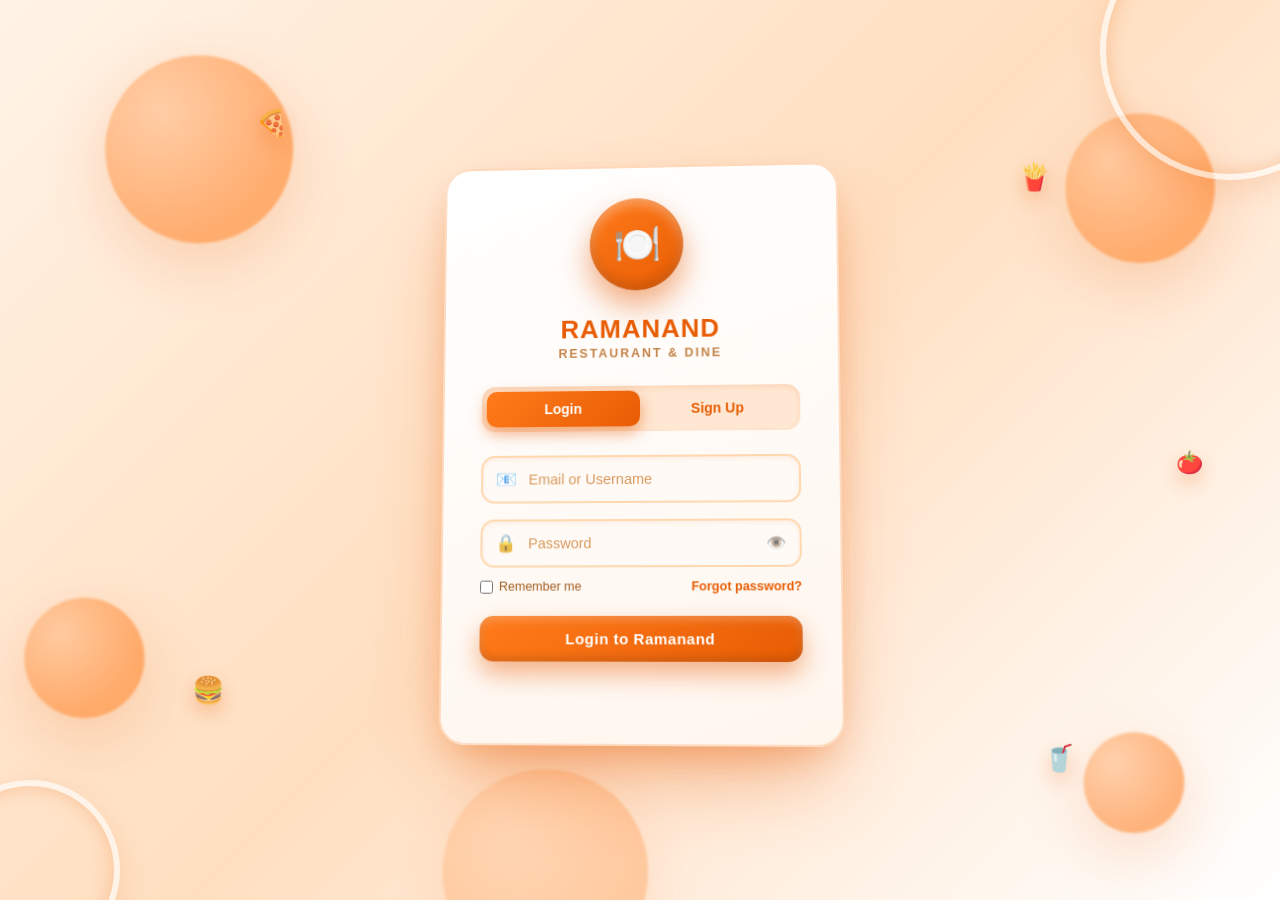
<file: index.html>
<!DOCTYPE html>
<html lang="en">
<head>
<meta charset="UTF-8">
<meta name="viewport" content="width=device-width, initial-scale=1.0">
<title>Ramanand Restaurant | Login</title>
<link rel="stylesheet" href="login.html">
<style>
  :root{
    --orange: #ff7a1a;
    --orange-dark: #e85d04;
    --orange-light: #ffb37a;
    --white: #ffffff;
    --cream: #fff6ee;
  }

  *{
    margin:0;
    padding:0;
    box-sizing:border-box;
    font-family:'Segoe UI', Arial, sans-serif;
  }

  html,body{
    height:100%;
    overflow:hidden;
    background:linear-gradient(135deg,#fff3e6,#ffdfc0,#ffffff);
  }

  /* ---------- 3D SCENE BACKGROUND ---------- */
  .scene{
    position:fixed;
    inset:0;
    perspective:1400px;
    overflow:hidden;
    z-index:0;
  }

  .floaters{
    position:absolute;
    inset:0;
    transform-style:preserve-3d;
    animation:sceneRotate 30s linear infinite;
  }

  @keyframes sceneRotate{
    from{ transform:rotateY(0deg); }
    to{ transform:rotateY(360deg); }
  }

  .blob{
    position:absolute;
    border-radius:50%;
    background:radial-gradient(circle at 30% 30%, var(--orange-light), var(--orange) 70%);
    opacity:0.55;
    filter:blur(1px);
    box-shadow:0 20px 60px rgba(230,90,4,0.35);
    animation:floatY 8s ease-in-out infinite;
  }
  .blob:nth-child(1){ width:180px;height:180px; top:8%; left:10%; animation-delay:0s; transform:translateZ(60px);}
  .blob:nth-child(2){ width:110px;height:110px; top:65%; left:6%; animation-delay:1.2s; transform:translateZ(120px);}
  .blob:nth-child(3){ width:140px;height:140px; top:15%; right:8%; animation-delay:0.6s; transform:translateZ(90px);}
  .blob:nth-child(4){ width:90px;height:90px; bottom:12%; right:12%; animation-delay:2s; transform:translateZ(150px);}
  .blob:nth-child(5){ width:60px;height:60px; top:45%; left:48%; animation-delay:1.6s; transform:translateZ(200px); opacity:0.35;}
  .blob:nth-child(6){ width:200px;height:200px; bottom:-60px; left:35%; animation-delay:0.9s; transform:translateZ(40px); opacity:0.3;}

  @keyframes floatY{
    0%,100%{ transform:translateY(0) translateZ(var(--z,60px)) rotate(0deg); }
    50%{ transform:translateY(-35px) translateZ(var(--z,60px)) rotate(15deg); }
  }

  /* subtle plate/fork decorative rings */
  .ring{
    position:absolute;
    border:6px solid rgba(255,255,255,0.6);
    border-radius:50%;
    box-shadow:inset 0 0 20px rgba(230,90,4,0.25), 0 10px 30px rgba(230,90,4,0.15);
    animation:spinRing 12s linear infinite;
  }
  .ring1{ width:260px;height:260px; top:-80px; right:-80px; }
  .ring2{ width:180px;height:180px; bottom:-60px; left:-60px; animation-direction:reverse; }
  @keyframes spinRing{
    from{transform:rotate(0deg);}
    to{transform:rotate(360deg);}
  }

  /* ---------- MAIN CARD ---------- */
  .stage{
    position:relative;
    z-index:2;
    width:100%;
    height:100vh;
    display:flex;
    align-items:center;
    justify-content:center;
    perspective:1600px;
  }

  .card{
    position:relative;
    width:400px;
    max-width:90vw;
    background:linear-gradient(160deg, var(--white) 0%, var(--cream) 100%);
    border-radius:26px;
    padding:45px 38px 34px;
    box-shadow:
      0 40px 80px -20px rgba(230,90,4,0.45),
      0 15px 35px -10px rgba(230,90,4,0.3),
      inset 0 1px 0 rgba(255,255,255,0.8);
    transform-style:preserve-3d;
    transform:rotateX(6deg) rotateY(-4deg);
    animation:cardIntro 1s cubic-bezier(.2,.9,.3,1.2) both, cardFloat 6s ease-in-out infinite 1s;
    border:2px solid rgba(255,122,26,0.25);
  }

  @keyframes cardIntro{
    from{
      opacity:0;
      transform:translateY(80px) rotateX(30deg) rotateY(-15deg) scale(0.85);
    }
    to{
      opacity:1;
      transform:rotateX(6deg) rotateY(-4deg) scale(1);
    }
  }

  @keyframes cardFloat{
    0%,100%{ transform:rotateX(6deg) rotateY(-4deg) translateY(0px); }
    50%{ transform:rotateX(3deg) rotateY(2deg) translateY(-10px); }
  }

  .card:hover{
    transition:transform 0.3s ease;
  }

  /* Logo badge */
  .logo-badge{
    width:92px;
    height:92px;
    margin:0 auto 14px;
    border-radius:50%;
    background:linear-gradient(145deg, var(--orange), var(--orange-dark));
    display:flex;
    align-items:center;
    justify-content:center;
    box-shadow:
      0 15px 30px rgba(230,90,4,0.5),
      inset 0 -6px 12px rgba(0,0,0,0.15),
      inset 0 6px 12px rgba(255,255,255,0.35);
    transform:translateZ(50px);
    animation:badgeSpin 5s ease-in-out infinite;
    position:relative;
  }
  @keyframes badgeSpin{
    0%,100%{ transform:translateZ(50px) rotateY(0deg); }
    50%{ transform:translateZ(50px) rotateY(180deg); }
  }
  .logo-badge span{
    font-size:38px;
    backface-visibility:hidden;
  }
  .logo-badge::after{
    content:'🍴';
    position:absolute;
    font-size:38px;
    transform:rotateY(180deg);
    backface-visibility:hidden;
  }

  h1.brand{
    text-align:center;
    color:var(--orange-dark);
    font-size:26px;
    font-weight:800;
    letter-spacing:1px;
    margin-bottom:2px;
    text-shadow:0 2px 0 rgba(255,255,255,0.8);
  }
  p.tagline{
    text-align:center;
    color:#b5651d;
    font-size:12.5px;
    margin-bottom:26px;
    letter-spacing:2px;
    text-transform:uppercase;
    font-weight:600;
    opacity:0.8;
  }

  /* Tabs (Login / Sign Up) */
  .tabs{
    display:flex;
    background:#ffe8d3;
    border-radius:14px;
    padding:5px;
    margin-bottom:24px;
    position:relative;
    box-shadow:inset 0 2px 6px rgba(230,90,4,0.15);
  }
  .tab-btn{
    flex:1;
    border:none;
    background:transparent;
    padding:10px 0;
    font-weight:700;
    font-size:14px;
    color:var(--orange-dark);
    border-radius:10px;
    cursor:pointer;
    position:relative;
    z-index:2;
    transition:color 0.3s ease;
  }
  .tab-btn.active{ color:#fff; }
  .tab-slider{
    position:absolute;
    top:5px;
    left:5px;
    width:calc(50% - 5px);
    height:calc(100% - 10px);
    background:linear-gradient(135deg, var(--orange), var(--orange-dark));
    border-radius:10px;
    box-shadow:0 6px 15px rgba(230,90,4,0.5);
    transition:transform 0.35s cubic-bezier(.5,1.8,.5,1);
    z-index:1;
  }
  .tab-slider.right{ transform:translateX(100%); }

  /* Form */
  form{ display:none; flex-direction:column; gap:16px; }
  form.active{ display:flex; animation:fadeSlide 0.5s ease; }
  @keyframes fadeSlide{
    from{ opacity:0; transform:translateX(15px); }
    to{ opacity:1; transform:translateX(0); }
  }

  .field{
    position:relative;
    transform-style:preserve-3d;
  }
  .field input{
    width:100%;
    padding:14px 16px 14px 46px;
    border:2px solid #ffd8b0;
    border-radius:14px;
    background:#fffaf5;
    font-size:14.5px;
    color:#7a3d00;
    outline:none;
    transition:all 0.3s ease;
    box-shadow:inset 0 2px 5px rgba(230,90,4,0.08);
  }
  .field input::placeholder{ color:#d99a5f; }
  .field input:focus{
    border-color:var(--orange);
    background:#fff;
    box-shadow:
      0 0 0 4px rgba(255,122,26,0.18),
      inset 0 2px 5px rgba(230,90,4,0.08);
    transform:translateZ(15px) translateY(-2px);
  }
  .field .icon{
    position:absolute;
    left:15px;
    top:50%;
    transform:translateY(-50%);
    font-size:17px;
    opacity:0.75;
    pointer-events:none;
  }
  .field .toggle-eye{
    position:absolute;
    right:15px;
    top:50%;
    transform:translateY(-50%);
    cursor:pointer;
    font-size:16px;
    opacity:0.6;
    user-select:none;
  }

  .row-between{
    display:flex;
    justify-content:space-between;
    align-items:center;
    font-size:12.5px;
    color:#a15c1e;
    margin-top:-4px;
  }
  .row-between label{
    display:flex;
    align-items:center;
    gap:6px;
    cursor:pointer;
  }
  .row-between a{
    color:var(--orange-dark);
    text-decoration:none;
    font-weight:600;
    cursor:pointer;
  }
  .row-between a:hover{ text-decoration:underline; }

  .btn-submit{
    margin-top:6px;
    padding:14px;
    border:none;
    border-radius:14px;
    background:linear-gradient(135deg, var(--orange) 0%, var(--orange-dark) 100%);
    color:#fff;
    font-weight:800;
    font-size:15px;
    letter-spacing:0.5px;
    cursor:pointer;
    box-shadow:
      0 12px 25px rgba(230,90,4,0.45),
      inset 0 -4px 8px rgba(0,0,0,0.15),
      inset 0 4px 8px rgba(255,255,255,0.25);
    transform:translateZ(20px);
    transition:transform 0.2s ease, box-shadow 0.2s ease;
    position:relative;
    overflow:hidden;
  }
  .btn-submit:hover{
    transform:translateZ(25px) translateY(-3px);
    box-shadow:
      0 18px 35px rgba(230,90,4,0.55),
      inset 0 -4px 8px rgba(0,0,0,0.15),
      inset 0 4px 8px rgba(255,255,255,0.3);
  }
  .btn-submit:active{
    transform:translateZ(10px) translateY(0px) scale(0.97);
  }
  .btn-submit .shine{
    position:absolute;
    top:0; left:-75%;
    width:50%; height:100%;
    background:linear-gradient(120deg, transparent, rgba(255,255,255,0.5), transparent);
    transform:skewX(-20deg);
    animation:shineMove 3s ease-in-out infinite;
  }
  @keyframes shineMove{
    0%{ left:-75%; }
    50%{ left:125%; }
    100%{ left:125%; }
  }

  .divider{
    display:flex;
    align-items:center;
    gap:10px;
    color:#c98a4b;
    font-size:12px;
    margin:6px 0;
  }
  .divider::before, .divider::after{
    content:'';
    flex:1;
    height:1px;
    background:#ffd8b0;
  }

  .msg{
    text-align:center;
    font-size:13px;
    font-weight:600;
    min-height:18px;
    margin-top:2px;
    transition:opacity 0.3s ease;
  }
  .msg.success{ color:#1f9d55; }
  .msg.error{ color:#e03131; }

  .remember-list{
    text-align:center;
    font-size:11.5px;
    color:#c98a4b;
    margin-top:10px;
  }

  /* Floating food icons around card */
  .food-emoji{
    position:absolute;
    font-size:26px;
    opacity:0.85;
    filter:drop-shadow(0 8px 10px rgba(230,90,4,0.35));
    animation:foodFloat 6s ease-in-out infinite;
    z-index:1;
  }
  @keyframes foodFloat{
    0%,100%{ transform:translateY(0) rotate(-8deg); }
    50%{ transform:translateY(-25px) rotate(8deg); }
  }

  ::-webkit-scrollbar{ width:0; }

  /* ---------- Welcome / Redirect Overlay ---------- */
  .redirect-overlay{
    position:fixed;
    inset:0;
    background:linear-gradient(135deg, var(--orange), var(--orange-dark));
    display:flex;
    flex-direction:column;
    align-items:center;
    justify-content:center;
    z-index:999;
    opacity:0;
    pointer-events:none;
    transition:opacity 0.5s ease;
  }
  .redirect-overlay.show{
    opacity:1;
    pointer-events:all;
  }
  .redirect-plate{
    width:80px;
    height:80px;
    border-radius:50%;
    border:6px solid rgba(255,255,255,0.35);
    border-top-color:#fff;
    animation:spinPlate 0.9s linear infinite;
    margin-bottom:22px;
    box-shadow:0 15px 35px rgba(0,0,0,0.25);
    display:flex;
    align-items:center;
    justify-content:center;
    font-size:28px;
  }
  @keyframes spinPlate{
    to{ transform:rotate(360deg); }
  }
  .redirect-text{
    color:#fff;
    font-size:20px;
    font-weight:800;
    text-align:center;
    padding:0 20px;
    text-shadow:0 2px 10px rgba(0,0,0,0.25);
    letter-spacing:0.5px;
  }
  .redirect-sub{
    color:rgba(255,255,255,0.9);
    font-size:12.5px;
    margin-top:10px;
    letter-spacing:1.5px;
  }

  @media (max-width:480px){
    .card{ padding:34px 24px 26px; }
    h1.brand{ font-size:22px; }
  }
</style>
</head>
<body>

<div class="scene">
  <div class="floaters">
    <div class="blob"></div>
    <div class="blob"></div>
    <div class="blob"></div>
    <div class="blob"></div>
    <div class="blob"></div>
    <div class="blob"></div>
  </div>
  <div class="ring ring1"></div>
  <div class="ring ring2"></div>
</div>

<span class="food-emoji" style="top:12%; left:20%; animation-delay:0s;">🍕</span>
<span class="food-emoji" style="top:75%; left:15%; animation-delay:1.4s;">🍔</span>
<span class="food-emoji" style="top:18%; right:18%; animation-delay:0.8s;">🍟</span>
<span class="food-emoji" style="bottom:14%; right:16%; animation-delay:2.1s;">🥤</span>
<span class="food-emoji" style="top:50%; right:6%; animation-delay:1.7s; font-size:22px;">🍅</span>

<div class="redirect-overlay" id="redirectOverlay">
  <div class="redirect-plate">🍽️</div>
  <div class="redirect-text" id="redirectText">Welcome!</div>
  <div class="redirect-sub">TAKING YOU TO RAMANAND...</div>
</div>

<div class="stage">
  <div class="card" id="card">

    <div class="logo-badge"><span>🍽️</span></div>
    <h1 class="brand">RAMANAND</h1>
    <p class="tagline">Restaurant &amp; Dine</p>

    <div class="tabs">
      <button type="button" class="tab-btn active" id="tabLoginBtn" onclick="switchTab('login')">Login</button>
      <button type="button" class="tab-btn" id="tabSignupBtn" onclick="switchTab('signup')">Sign Up</button>
      <div class="tab-slider" id="tabSlider"></div>
    </div>

    <!-- LOGIN FORM -->
    <form id="loginForm" class="active" onsubmit="return handleLogin(event)">
      <div class="field">
        <span class="icon">📧</span>
        <input type="text" id="loginEmail" placeholder="Email or Username" required autocomplete="username">
      </div>
      <div class="field">
        <span class="icon">🔒</span>
        <input type="password" id="loginPassword" placeholder="Password" required autocomplete="current-password">
        <span class="toggle-eye" onclick="togglePassword('loginPassword', this)">👁️</span>
      </div>
      <div class="row-between">
        <label><input type="checkbox" id="rememberMe"> Remember me</label>
        <a onclick="forgotPassword()">Forgot password?</a>
      </div>
      <button type="submit" class="btn-submit"><span class="shine"></span>Login to Ramanand</button>
      <div class="msg" id="loginMsg"></div>
    </form>

    <!-- SIGNUP FORM -->
    <form id="signupForm" onsubmit="return handleSignup(event)">
      <div class="field">
        <span class="icon">🙍</span>
        <input type="text" id="signupName" placeholder="Full Name" required autocomplete="name">
      </div>
      <div class="field">
        <span class="icon">📧</span>
        <input type="email" id="signupEmail" placeholder="Email Address" required autocomplete="email">
      </div>
      <div class="field">
        <span class="icon">📱</span>
        <input type="tel" id="signupPhone" placeholder="Phone Number" pattern="[0-9]{10}" title="Enter 10 digit phone number" required>
      </div>
      <div class="field">
        <span class="icon">🔒</span>
        <input type="password" id="signupPassword" placeholder="Create Password" minlength="6" required autocomplete="new-password">
        <span class="toggle-eye" onclick="togglePassword('signupPassword', this)">👁️</span>
      </div>
      <button type="submit" class="btn-submit"><span class="shine"></span>Create Account</button>
      <div class="msg" id="signupMsg"></div>
    </form>

    <div class="remember-list" id="savedInfo"></div>
  </div>
</div>

<script>
  /* ---------------- 3D Tilt Effect on Mouse Move ---------------- */
  const card = document.getElementById('card');
  const stage = document.querySelector('.stage');

  stage.addEventListener('mousemove', (e) => {
    const rect = stage.getBoundingClientRect();
    const x = e.clientX - rect.left;
    const y = e.clientY - rect.top;
    const cx = rect.width / 2;
    const cy = rect.height / 2;
    const rotateY = ((x - cx) / cx) * 10;
    const rotateX = -((y - cy) / cy) * 10;
    card.style.transform = `rotateX(${6 + rotateX}deg) rotateY(${-4 + rotateY}deg)`;
    card.style.animation = 'none';
  });

  stage.addEventListener('mouseleave', () => {
    card.style.animation = 'cardFloat 6s ease-in-out infinite';
    card.style.transform = 'rotateX(6deg) rotateY(-4deg)';
  });

  /* ---------------- Tab Switching ---------------- */
  function switchTab(tab){
    const loginBtn = document.getElementById('tabLoginBtn');
    const signupBtn = document.getElementById('tabSignupBtn');
    const slider = document.getElementById('tabSlider');
    const loginForm = document.getElementById('loginForm');
    const signupForm = document.getElementById('signupForm');

    if(tab === 'login'){
      loginBtn.classList.add('active');
      signupBtn.classList.remove('active');
      slider.classList.remove('right');
      loginForm.classList.add('active');
      signupForm.classList.remove('active');
    } else {
      signupBtn.classList.add('active');
      loginBtn.classList.remove('active');
      slider.classList.add('right');
      signupForm.classList.add('active');
      loginForm.classList.remove('active');
    }
  }

  /* ---------------- Password Show/Hide ---------------- */
  function togglePassword(id, el){
    const input = document.getElementById(id);
    if(input.type === 'password'){
      input.type = 'text';
      el.textContent = '🙈';
    } else {
      input.type = 'password';
      el.textContent = '👁️';
    }
  }

  /* ---------------- LocalStorage "Database" Helpers ---------------- */
  const DB_KEY = 'ramanand_users_db';

  function getUsers(){
    const raw = localStorage.getItem(DB_KEY);
    return raw ? JSON.parse(raw) : [];
  }

  function saveUsers(users){
    localStorage.setItem(DB_KEY, JSON.stringify(users));
  }

  function showMsg(elId, text, type){
    const el = document.getElementById(elId);
    el.textContent = text;
    el.className = 'msg ' + type;
  }

  /* ---------------- Sign Up Handler ---------------- */
  function handleSignup(e){
    e.preventDefault();
    const name = document.getElementById('signupName').value.trim();
    const email = document.getElementById('signupEmail').value.trim().toLowerCase();
    const phone = document.getElementById('signupPhone').value.trim();
    const password = document.getElementById('signupPassword').value;

    let users = getUsers();

    if(users.some(u => u.email === email)){
      showMsg('signupMsg', 'This email is already registered. Please login.', 'error');
      return false;
      window.location.href = 'login.html'
    }

    users.push({ name, email, phone, password, createdAt: new Date().toISOString() });
    saveUsers(users);

    showMsg('signupMsg', 'Account created successfully! You can now login.', 'success');

    document.getElementById('signupForm').reset();

    setTimeout(() => {
      switchTab('login');
      document.getElementById('loginEmail').value = email;
      showMsg('loginMsg', 'Registered! Please enter your password to login.', 'success');
    }, 1200);

    return false;
  }

  /* ---------------- Login Handler ---------------- */
  const REDIRECT_PAGE = 'index.html'; // <-- change this if your main page has a different name/path

  function handleLogin(e){
    e.preventDefault();
    const emailInput = document.getElementById('loginEmail').value.trim().toLowerCase();
    const password = document.getElementById('loginPassword').value;
    const remember = document.getElementById('rememberMe').checked;

    let users = getUsers();
    const user = users.find(u => (u.email === emailInput || u.name.toLowerCase() === emailInput) && u.password === password);

    if(user){
      showMsg('loginMsg', 'Login successful! Welcome, ' + user.name + ' 🎉', 'success');
      window.location.href = 'login.html';

      // Save/refresh "remember me" username + password so they auto-fill next visit
      if(remember){
        localStorage.setItem('ramanand_remember', JSON.stringify({
          email: user.email,
          name: user.name,
          password: user.password
        }));
      } else {
        localStorage.removeItem('ramanand_remember');
      }

      // Save the active logged-in session (username + password + login time).
      // Your index.html can read the 'ramanand_current_user' key to know who is logged in.
      localStorage.setItem('ramanand_current_user', JSON.stringify({
        name: user.name,
        email: user.email,
        password: user.password,
        loginAt: new Date().toISOString()
      }));
      localStorage.setItem('ramanand_logged_in', 'true');

      // Animate the card away
      card.style.transition = 'transform 0.6s ease, opacity 0.6s ease';
      setTimeout(() => {
        card.style.transform = 'rotateX(6deg) rotateY(-4deg) scale(1.05)';
        card.style.opacity = '0';
      }, 100);

      // Show full-screen welcome overlay, then auto redirect to the main site
      document.getElementById('redirectText').textContent = 'Welcome, ' + user.name + '!';
      setTimeout(() => {
        document.getElementById('redirectOverlay').classList.add('show');
      }, 350);

      setTimeout(() => {
        window.location.href = REDIRECT_PAGE;
      }, 1900);

    } else {
      showMsg('loginMsg', 'Invalid email or password. Please try again.', 'error');
      card.style.animation = 'shakeCard 0.4s ease';
      setTimeout(() => { card.style.animation = 'cardFloat 6s ease-in-out infinite'; }, 400);
    }

    return false;
  }

  /* ---------------- Forgot Password (simple demo) ---------------- */
  function forgotPassword(){
    const email = prompt('Enter your registered email to retrieve your password (demo only):');
    if(!email) return;
    const users = getUsers();
    const user = users.find(u => u.email === email.trim().toLowerCase());
    if(user){
      alert('Your password is: ' + user.password + '\\n\\n(In a real app, never show passwords like this — send a secure reset link via email instead.)');
    } else {
      alert('No account found with that email.');
    }
  }

  /* ---------------- Auto-fill Remembered Username + Password ---------------- */
  window.addEventListener('DOMContentLoaded', () => {
    const remembered = localStorage.getItem('ramanand_remember');
    if(remembered){
      const data = JSON.parse(remembered);
      document.getElementById('loginEmail').value = data.email;
      if(data.password){
        document.getElementById('loginPassword').value = data.password;
      }
      document.getElementById('rememberMe').checked = true;
      document.getElementById('savedInfo').textContent = 'Welcome back, ' + data.name + '! Your saved login has been filled in.';
    }
  });

  /* ---------------- Card Shake Keyframes (added dynamically) ---------------- */
  const styleSheet = document.createElement('style');
  styleSheet.textContent = `
    @keyframes shakeCard{
      0%,100%{ transform:rotateX(6deg) rotateY(-4deg) translateX(0); }
      20%{ transform:rotateX(6deg) rotateY(-4deg) translateX(-10px); }
      40%{ transform:rotateX(6deg) rotateY(-4deg) translateX(10px); }
      60%{ transform:rotateX(6deg) rotateY(-4deg) translateX(-6px); }
      80%{ transform:rotateX(6deg) rotateY(-4deg) translateX(6px); }
    }
  `;
  
  document.head.appendChild(styleSheet);
  
</script>

</body>

</html>
</file>
